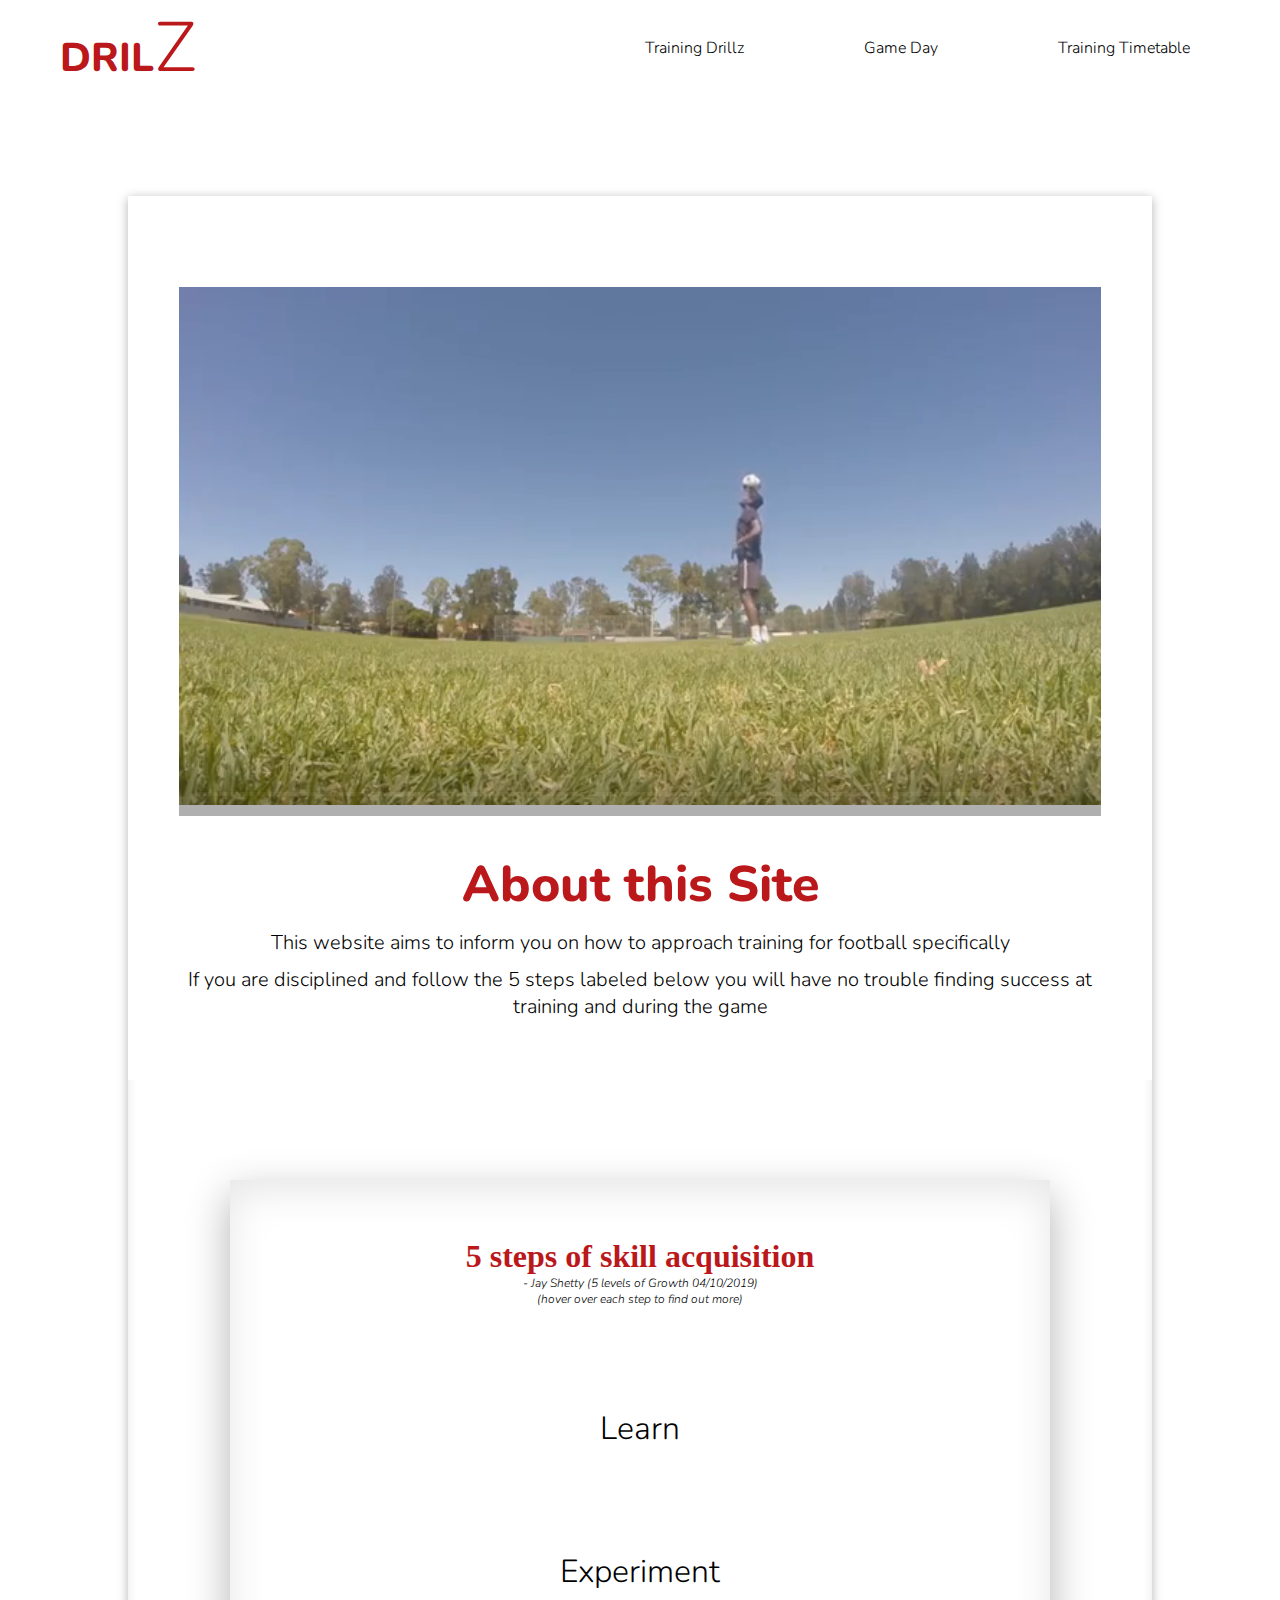
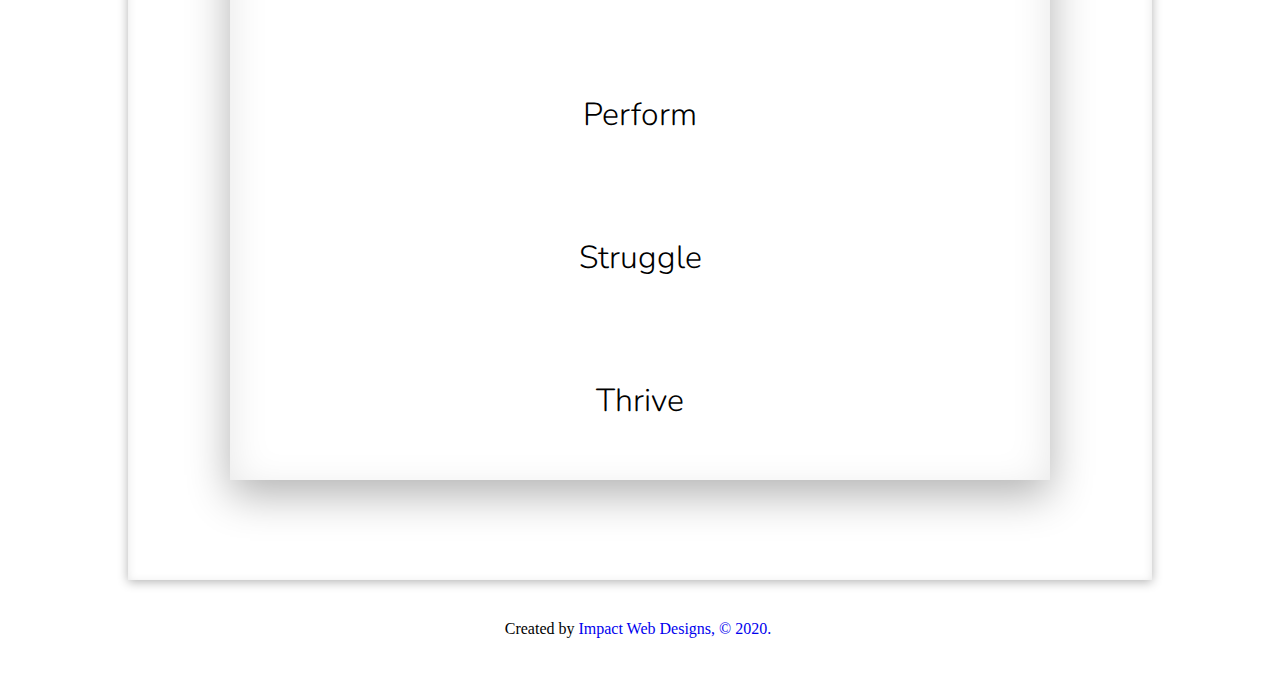
<file: index.html>
<!DOCTYPE html>
<html lang="en">
<head>
    <meta charset="UTF-8">
    <meta name="viewport" content="width=device-width, initial-scale=1.0">
    <title>Document</title>
    <link rel="stylesheet" href="style.css">
    <link href="https://fonts.googleapis.com/css2?family=Nunito:wght@300;800&display=swap" rel="stylesheet">
    
</head>
<body>
    <div class="header-wrapper">
        <div class="header">
            <div class="logo">
                <h1>DRIL <span>Z</span></h1>
                </div>
        </div>
        <div class="nav">
            <ul>
                <li><a href="training.html">Training Drillz</a></li>
                <li><a href="game-day.html">Game Day</a></li>
                <li><a href="timetable.html">Training Timetable</a></li>
            </ul>
        </div>
    </div>

<div class="main-wrapper">
    <div class="about-wrapper">
        <div>
            <video src="Videos/videoplayback.mp4" loop="true" autoplay="autoplay" controls muted width="800px" height="500px"></video>
            <h1>About this Site</h1>
            <p>This website aims to inform you on how to approach training for football specifically</p>
            <p>If you are disciplined and follow the 5 steps labeled below you will have no trouble finding success at training and during the game</p>
        </div>
    </div>
    <!-- <div class="video-background">
        <div class="video-background">
            <iframe  src="https://www.youtube.com/embed/QXoNoKQE8Tg?autoplay=1&mute=1&enablejsapi=1&rel=0&modestbranding=1&controls=0" frameborder="0" allow="autoplay;" allowfullscreen></iframe>
        </div>
      </div> -->

        <div class="main">
            <div class="skill-aq">
                <h1>5 steps of skill acquisition</h1>
                <p>- Jay Shetty (5 levels of Growth 04/10/2019)</p>
                <p>(hover over each step to find out more)</p>
            </div>
            <div  id="learn"  onmouseover="learn()" onmouseout="learnOut()" class="expand-1">
                <h1 class="step learn">Learn</h1>
            </div>

            <script>
                function learn(){
                    const para = document.createElement("P");
                    para.setAttribute("id", "para")
                    para.innerHTML = "The Learning stage is where all new knowledge is introduced about a skill. It is important not to overload the brain with too much information."
                    document.getElementById("learn").appendChild(para)
                    
                }
        
                function learnOut(){
                    const getrid = document.getElementById("para")
                    getrid.remove();
                }
        
          
            </script>

            <div id="experiment" class="expand-2" onmouseover="experiment()" onmouseout="experimentOut()">  
                <h1 class="step  Experiment">Experiment</h1>
            </div>

            <script>
                function experiment() {
                    const para = document.createElement("P");
                    para.setAttribute("id", "para");
                    para.innerHTML= "Here you use the information from the learning stage to trial the skill. There will be numerous failed attempts until you become comfortable processing the learnt information into practice"
                    document.getElementById("experiment").appendChild(para);
                    //para.setAttribute("onmouseover", "experiment()");
            }
    
                function experimentOut(){
                    const getrid = document.getElementById("para")
                    getrid.remove();
            }
        </script>

            <div id="perform" class="expand-1" onmouseover="perform()" onmouseout="performOut()">
                <h1 class="step Perform">Perform</h1>
            </div>

            <script>

                function perform(){
                    const para = document.createElement("P");
                    para.setAttribute("id", "para");
                    para.setAttribute("onmousedown", "perform()");
                    para.innerHTML = "Here you use both what you have learnt from the experiment stage and implement it into the in-game situation";
                    document.getElementById("perform").appendChild(para)
                }

                function performOut() {
                    const getrid = document.getElementById("para");
                    getrid.remove();
                }

            </script>

            <div id="struggle" class="expand-2" onmouseover="struggle()" onmouseout="struggleOut()">
                <h1 class="step Struggle">Struggle</h1>
            </div>

            <script>
                function struggle() {
                    const para = document.createElement("P");
                    para.setAttribute("id", "para");
                    para.innerHTML = "This stage may vary depending on the skill and each Individual. Here you will most likely experience success in training where you will complete the skill numerous times. However there will be times where you will fail in applying this skill to various in-game situations. You will need to refine and continuously repeat the skill in training and mimic in game situations."
                    document.getElementById("struggle").appendChild(para)
                }

                function struggleOut() {
                    const getrid = document.getElementById("para");
                    getrid.remove();
                }

            </script>

            <div id="thrive" id="" class="expand-1" onmouseover="thrive()" onmouseout="thriveOut()">
                <h1 class="step Thrive">Thrive</h1>
            </div>

            <script>
                function thrive() {
                    const para = document.createElement("P");
                    para.setAttribute("id", "para");
                    para.innerHTML = "With enough practice and sufficient exposure of the skill during in-game situations, you will successfully complete the skill with minimal effort and minimal chance of failure. "
                    document.getElementById("thrive").appendChild(para)
                }

                function thriveOut() {
                    const getrid = document.getElementById("para");
                    getrid.remove();
                }

            </script>
        </div>
    </div>

    </div >
        <p class="copyRight">Created by <a href="https://www.iweb-dev.com/"> Impact Web Designs, &copy; 2020.</a> </p>
    </div>
</body>
</html>
</file>
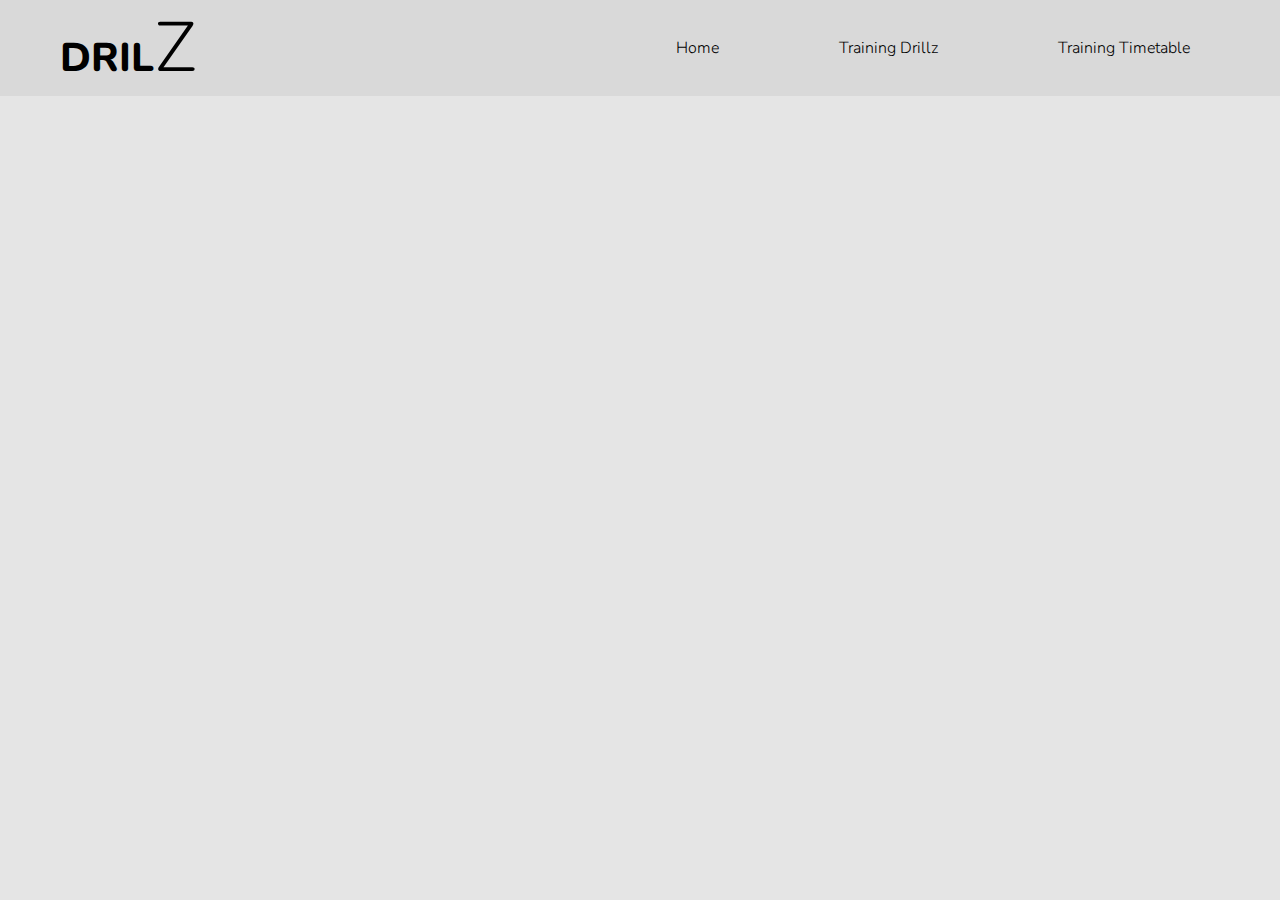
<file: game-day.html>
<!DOCTYPE html>
<html lang="en">
<head>
    <meta charset="UTF-8">
    <meta name="viewport" content="width=device-width, initial-scale=1.0">
    <title>Document</title>
    <link rel="stylesheet" href="game-day.css">
    <link href="https://fonts.googleapis.com/css2?family=Nunito:wght@300;800&display=swap" rel="stylesheet">
    
</head>
<body>
    <div class="header-wrapper">
        <div class="header">
            <div class="logo">
                <h1>DRIL <span>Z</span></h1>
                </div>
        </div>
        <div class="nav">
            <ul>
                <li><a href="index.html">Home</a></li>
                <li><a href="training.html">Training Drillz</a></li>
                <li><a href="timetable.html">Training Timetable</a></li>
                
            </ul>
        </div>
    </div>
</body>
</html>
</file>
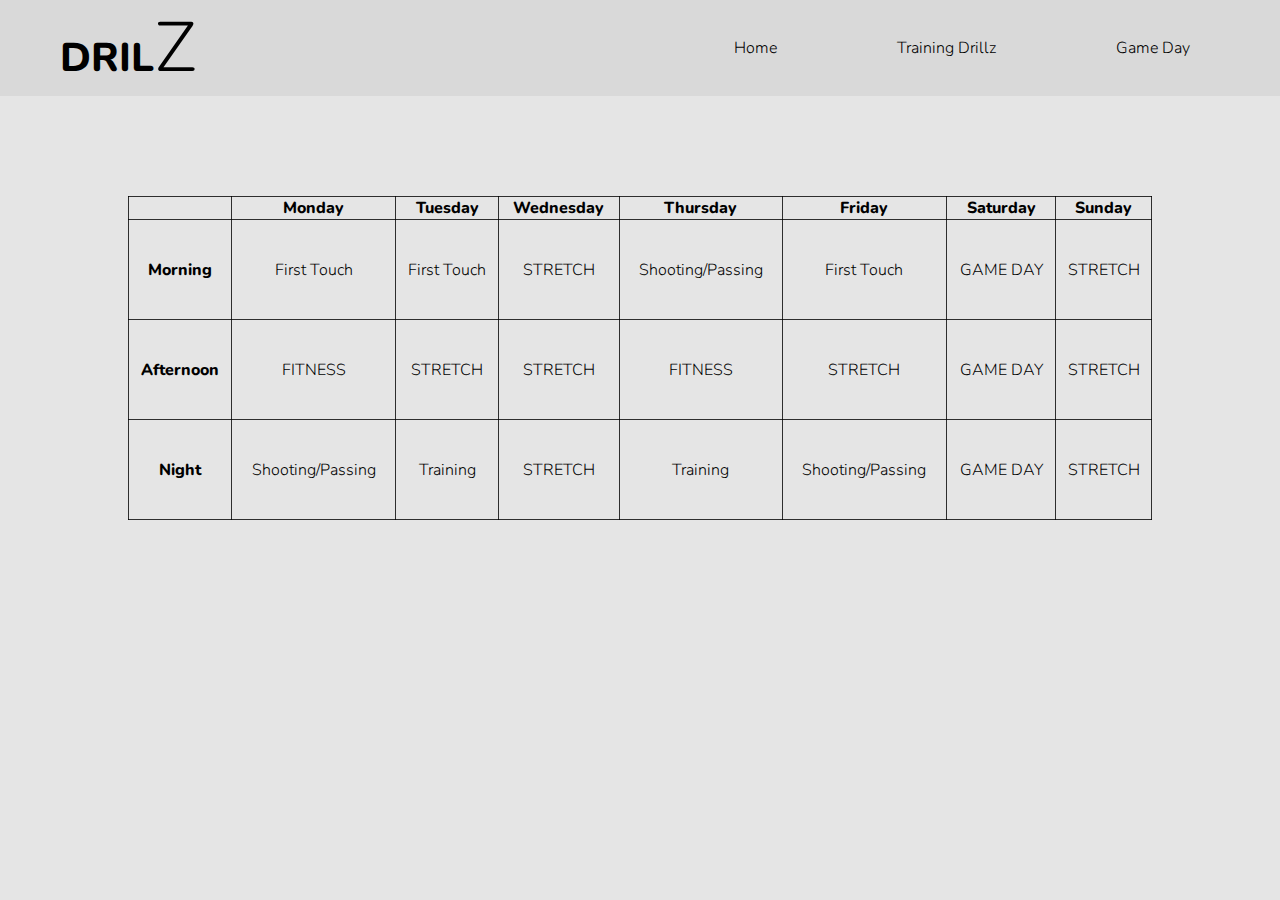
<file: timetable.html>
<!DOCTYPE html>
<html lang="en">
<head>
    <meta charset="UTF-8">
    <meta name="viewport" content="width=device-width, initial-scale=1.0">
    <title>Document</title>
    <link rel="stylesheet" href="timetable.css">
    <link href="https://fonts.googleapis.com/css2?family=Nunito:wght@300;800&display=swap" rel="stylesheet">
</head>
<body>
    <div class="header-wrapper">
        <div class="header">
            <div class="logo">
                <h1>DRIL <span>Z</span></h1>
                </div>
        </div>
        <div class="nav">
            <ul>
                <li><a href="index.html">Home</a></li>
                <li><a href="training.html">Training Drillz</a></li>
                <li><a href="game-day.html">Game Day</a></li>
                
            </ul>
        </div>
    </div>

    <div class="main-wrapper">

      <p></p>
       
<table>
    <tr>
      <th></th>
      <th>Monday</th>
      <th>Tuesday</th>
      <th>Wednesday</th>
      <th>Thursday</th>
      <th>Friday</th>
      <th>Saturday</th>
      <th>Sunday</th>
    </tr>

    <tr >
      <td class="time">Morning</td>
      <td>First Touch</td>
      <td>First Touch</td>
      <td>STRETCH</td>
      <td>Shooting/Passing</td>
      <td>First Touch</td>
      <td>GAME DAY</td>
      <td>STRETCH</td>
   
    </tr>
    <tr>
      <td class="time">Afternoon</td>
      <td>FITNESS</td>
      <td>STRETCH</td>
      <td>STRETCH</td>
      <td>FITNESS</td>
      <td>STRETCH</td>
      <td>GAME DAY</td>
      <td>STRETCH</td>
    </tr>
    <tr>
      <td class="time">Night</td>
      <td>Shooting/Passing</td>
      <td>Training</td>
      <td>STRETCH</td>
      <td>Training</td>
      <td>Shooting/Passing</td>
      <td>GAME DAY</td>
      <td>STRETCH</td>
    </tr>
  </table>
    </div>
</body>
</html>
</file>
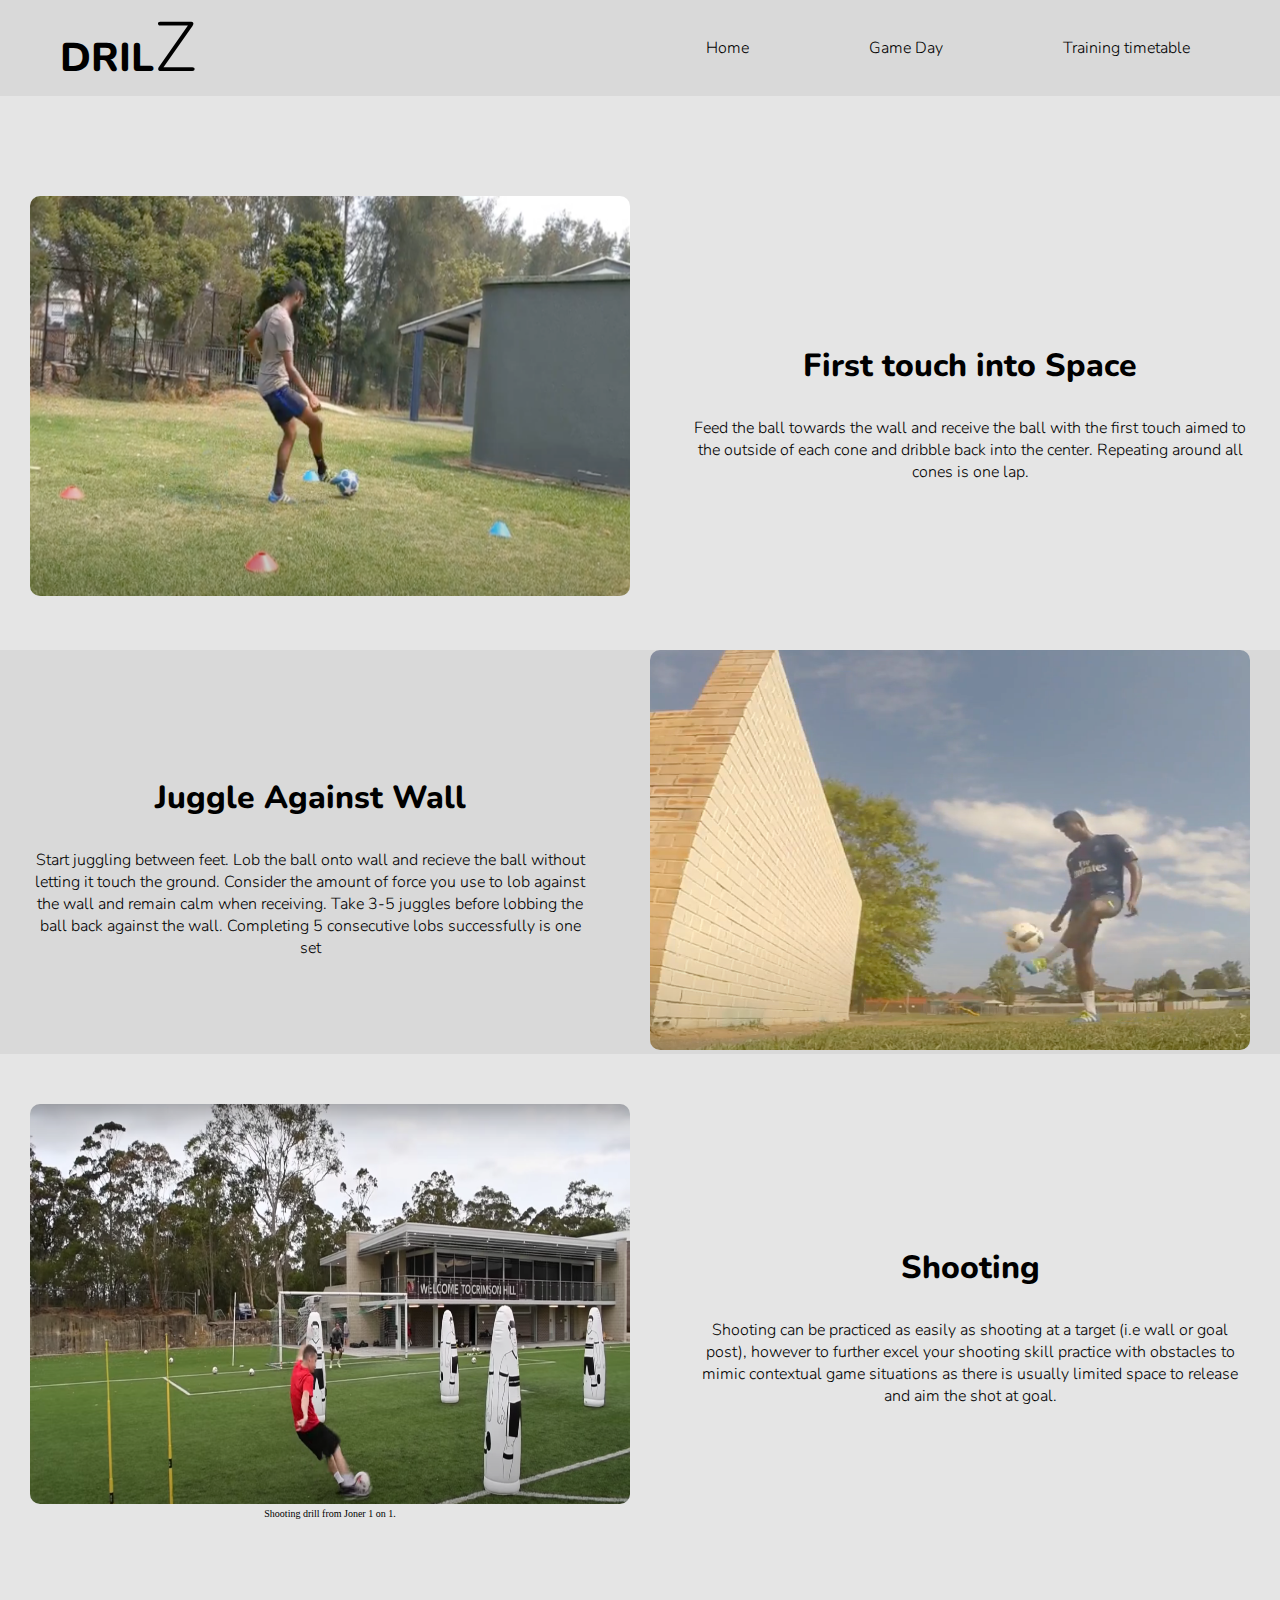
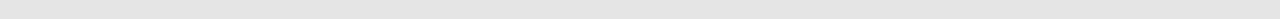
<file: training.html>
<!DOCTYPE html>
<html lang="en">
<head>
    <meta charset="UTF-8">
    <meta name="viewport" content="width=device-width, initial-scale=1.0">
    <title>Document</title>
    <link rel="stylesheet" href="training.css">
    <link href="https://fonts.googleapis.com/css2?family=Nunito:wght@300;800&display=swap" rel="stylesheet">
</head>
<body>
    <div class="header-wrapper">
        <div class="header">
            <div class="logo">
                <h1>DRIL <span>Z</span></h1>
                </div>
        </div>
        <div class="nav">
            <ul>
                <li><a href="index.html">Home</a></li>
                <li><a href="game-day.html">Game Day</a></li>
                <li><a href="timetable.html">Training timetable</a></li>
            </ul>
        </div>
    </div>

    <div class="main-wrapper">
        <div class="first-touch-training">
            <div class="drill drill-1">
                <div class="img-flex">
                    <img src="Images/First touch into Space.png" alt="First touch into Space">
                </div>
                <div class="info-flex">
                    <h1>First touch into Space</h1>
                    <p>Feed the ball towards the wall and receive the ball with the first touch aimed to the outside of each cone and dribble back into the center. Repeating around all cones is one lap.</p>
                </div>
            </div>
            <div class="drill drill-2">
                <div class="info-flex">
                    <h1>Juggle Against Wall</h1>
                    <p>Start juggling between feet. Lob the ball onto wall and recieve the ball without letting it touch the ground. Consider the amount of force you use to lob against the wall and remain calm when receiving. Take 3-5 juggles before lobbing the ball back against the wall. Completing 5 consecutive lobs successfully is one set</p>
                </div>
                <div class="img-flex">
                    <img src="Images/juggle-against-wall.png" alt="First touch while juggling" >
                </div>
            </div>
            <div class="drill drill-1">
                <div class="img-flex">
                    <img src="Images/Shooting.png" alt="Shooting">
                    <p>Shooting drill from Joner 1 on 1.</p>
                </div>
                <div class="info-flex">
                    <h1>Shooting</h1>
                    <p>Shooting can be practiced as easily as shooting at a target (i.e wall or goal post), however to further excel your shooting skill practice with obstacles to mimic contextual game situations as there is usually limited space to release and aim the shot at goal.  </p>
                </div>
            </div>
        </div>
    </div>
</body>
</html>
</file>
<file: style.css>
* {
	padding: 0;
	margin: 0;
	box-sizing: border-box;
}

body {
	background-color: #ffff;
}

.header-wrapper {
	display: flex;
	justify-content: space-between;
	text-align: center;
	align-items: center;
	background-color: #ffff;
	padding: 0 0 100px 0;
}

/* 
iframe {
	width: 1280px;
	height: 720px;
} */

.logo {
	margin: 0 30px;
	width: 100%;
}

.logo h1 {
	font-size: 40px;
	font-weight: 800;
	font-family: 'Nunito', sans-serif;
	font-weight: 800;
	width: 100%;
	color: #ba181b;
}

.logo span {
	font-weight: 100;
	font-size: 70px;
	margin-left: -10px;
	font-family: 'Nunito', sans-serif;
	font-weight: 300;
}

.nav ul {
	display: flex;
	justify-content: center;
	align-items: center;
	margin: 0 30px;
	text-align: center;
}

.nav li {
	list-style: none;
	margin: 0 30px;
}

.header-wrapper a {
	color: black;
	text-decoration: none;
	padding: 37px 30px;
	transition: all 0.25s ease-in-out;
	background: transparent;
	font-family: 'Nunito', sans-serif;
	font-weight: 300;
}

a:visited {
	color: black;
	text-decoration: none;
}

.header-wrapper a:hover {
	background: #ba181b;
	color: white;
}

.main-wrapper {
	display: flex;
	flex-direction: column;
	justify-content: center;
	align-items: center;
	background-color: transparent;
	box-shadow: 0 2px 10px rgba(0, 0, 0, 0.3), 0 2px 10px rgba(0, 0, 0, 0.1) inset;
	width: 80%;
	margin: 0 auto;
}

video {
	outline: none;
	width: 90%;

	padding: 30px 0;
	height: 600px;
}

.about-wrapper {
	display: flex;
	flex-direction: column;
	justify-content: flex-start;
	align-items: center;
	text-align: center;
	background-color: #ffff;

	padding: 50px 0;

	margin-bottom: 100px;
}

.about-wrapper p {
	margin: 10px 0;
	font-size: 20px;
	font-family: 'Nunito', sans-serif;
	font-weight: 300;
	padding: 0 30px;
}

.about-wrapper h1 {
	font-size: 50px;
	font-family: 'Nunito', sans-serif;
	font-weight: 800;
	color: #ba181b;
}

.main {
	display: flex;
	justify-content: center;
	flex-direction: column;
	min-height: 100vh;
	align-items: center;
	width: 80%;
	box-shadow: 0 15px 40px rgba(0, 0, 0, 0.3), 0 10px 40px rgba(0, 0, 0, 0.1) inset;
	margin-bottom: 100px;
}

.skill-aq {
	display: flex;
	justify-content: center;
	align-items: center;
	flex-direction: column;
	width: 80%;
}

.skill-aq p {
	font-size: 12px;
	font-style: italic;
	font-family: 'Nunito', sans-serif;
	font-weight: 300;
}

.skill-aq h1 {
	color: #ba181b;
}

.main div {
	padding: 50px 0;
	width: 100%;
	transition: all 0.4s;
}

.step {
	font-weight: 100;
	font-family: 'Nunito', sans-serif;
	font-weight: 300;
}

/* .learn:hover {
	padding: 30px 900px 30px 0;
	background: black;
	color: white;
	width: 100%;
}

.Experiment:hover {
	padding: 30px 0 30px 900px;
	background: black;
	color: white;
}

.Perform:hover {
	padding: 30px 900px 30px 0;
	background: black;
	color: white;
}

.Struggle:hover {
	padding: 30px 0 30px 900px;
	background: black;
	color: white;
}

.Thrive:hover {
	padding: 30px 900px 30px 0;
	background: black;
	color: white;
} */

.expand-1 {
	display: flex;
	justify-content: center;
	flex-direction: column;
	align-items: center;
}

.expand-2 {
	display: flex;
	justify-content: center;
	align-items: center;
	flex-direction: column;
}

.expand-1:hover {
	color: white;
	background-color: #ba181b;
	color: white;
}

.expand-2:hover {
	color: white;
	background-color: #ba181b;
	color: white;
}

#para {
	color: white;
	text-align: center;
	margin: 27px 0;
	font-size: 16px;
	padding: 0 10px;
	font-family: 'Nunito', sans-serif;
	font-weight: 300;
}

@media (max-width: 930px) {
	.header-wrapper {
		flex-direction: column;
		align-items: center;
		justify-content: center;
		height: 200px;
	}

	.header-wrapper a {
		padding: 15px 30px;
	}
}

@media (max-width: 728px) {
	.header-wrapper li {
		margin: 0 5px;
	}

	.nav ul {
		margin: 0 10px;
	}
	.about-wrapper p {
		font-size: 16px;
	}
}

@media (max-width: 532px) {
	.header-wrapper li {
		margin: 0;
	}

	.nav ul {
		margin: 0 5px;
	}
	.about-wrapper p {
		font-size: 16px;
	}
}

.copyRight {
	display: flex;
	justify-content: center;
	align-items: center;
	width: 100%;
	padding: 40px 0;
}

.copyRight a {
	margin: 0 4px;
	text-decoration: none;
}
</file>
<file: game-day.css>
* {
	padding: 0;
	margin: 0;
	box-sizing: border-box;
}

body {
	background-color: rgba(0, 0, 0, 0.1);
}

.header-wrapper {
	display: flex;
	justify-content: space-between;
	text-align: center;
	align-items: center;
	background-color: rgba(0, 0, 0, 0.05);
}

/* 
iframe {
	width: 1280px;
	height: 720px;
} */

.logo {
	margin: 0 30px;
	width: 100%;
}

.logo h1 {
	font-size: 40px;
	font-weight: 800;
	font-family: 'Nunito', sans-serif;
	font-weight: 800;
	width: 100%;
}

.logo span {
	font-weight: 100;
	font-size: 70px;
	margin-left: -10px;
	font-family: 'Nunito', sans-serif;
	font-weight: 300;
}

.nav ul {
	display: flex;
	justify-content: center;
	align-items: center;
	margin: 0 30px;
	text-align: center;
}

.nav li {
	list-style: none;
	margin: 0 30px;
}

.header-wrapper a {
	color: black;
	text-decoration: none;
	padding: 37px 30px;
	transition: all 0.25s ease-in-out;
	background: transparent;
	font-family: 'Nunito', sans-serif;
	font-weight: 300;
}

a:visited {
	color: black;
	text-decoration: none;
}

.header-wrapper a:hover {
	background: black;
	color: white;
}
</file>
<file: timetable.css>
* {
	padding: 0;
	margin: 0;
	box-sizing: border-box;
}

body {
	background-color: rgba(0, 0, 0, 0.1);
}

.header-wrapper {
	display: flex;
	justify-content: space-between;
	text-align: center;
	align-items: center;
	background-color: rgba(0, 0, 0, 0.05);
}

/* 
iframe {
	width: 1280px;
	height: 720px;
} */

.logo {
	margin: 0 30px;
	width: 100%;
}

.logo h1 {
	font-size: 40px;
	font-weight: 800;
	font-family: 'Nunito', sans-serif;
	font-weight: 800;
	width: 100%;
}

.logo span {
	font-weight: 100;
	font-size: 70px;
	margin-left: -10px;
	font-family: 'Nunito', sans-serif;
	font-weight: 300;
}

.nav ul {
	display: flex;
	justify-content: center;
	align-items: center;
	margin: 0 30px;
	text-align: center;
}

.nav li {
	list-style: none;
	margin: 0 30px;
}

.header-wrapper a {
	color: black;
	text-decoration: none;
	padding: 37px 30px;
	transition: all 0.25s ease-in-out;
	background: transparent;
	font-family: 'Nunito', sans-serif;
	font-weight: 300;
}

a:visited {
	color: black;
	text-decoration: none;
}

.header-wrapper a:hover {
	background: black;
	color: white;
}

.main-wrapper {
	margin: 100px 0;
}

table {
	width: 80%;
	text-align: center;
	border-collapse: collapse;
	margin: 0 auto;
}

th {
	border-bottom: none;
}

table,
th,
td {
	border: 1px solid rgba(0, 0, 0, 0.801);
}

.time {
	font-family: 'Nunito', sans-serif;
	font-weight: 800;
}

tr td {
	font-family: 'Nunito', sans-serif;
	font-weight: 300;
	height: 100px;
}

th {
	font-family: 'Nunito', sans-serif;
	font-weight: 800;
}

@media (max-width: 1100px) {
	table {
		width: 95%;
		font-size: 13px;
	}
}

@media (max-width: 930px) {
	.header-wrapper {
		flex-direction: column;
		align-items: center;
		justify-content: center;
		height: 150px;
	}

	table {
		width: 95%;
		font-size: 10px;
	}

	.header-wrapper a {
		padding: 15px 30px;
	}
}

@media (max-width: 728px) {
	.header-wrapper li {
		margin: 0 5px;
	}

	.nav ul {
		margin: 0 10px;
	}
	.about-wrapper p {
		font-size: 16px;
	}
}

@media (max-width: 532px) {
	.header-wrapper li {
		margin: 0;
	}

	.nav ul {
		margin: 0 5px;
	}
	.about-wrapper p {
		font-size: 16px;
	}
}
</file>
<file: training.css>
* {
	padding: 0;
	margin: 0;
	box-sizing: border-box;
}

body {
	background-color: rgba(0, 0, 0, 0.1);
}

.header-wrapper {
	display: flex;
	justify-content: space-between;
	text-align: center;
	align-items: center;
	background-color: rgba(0, 0, 0, 0.05);
}

.logo {
	margin: 0 30px;
	width: 100%;
}

.logo h1 {
	font-size: 40px;
	font-weight: 800;
	font-family: 'Nunito', sans-serif;
	font-weight: 800;
	width: 100%;
}

.logo span {
	font-weight: 100;
	font-size: 70px;
	margin-left: -10px;
	font-family: 'Nunito', sans-serif;
	font-weight: 300;
}

.nav ul {
	display: flex;
	justify-content: center;
	align-items: center;
	margin: 0 30px;
	text-align: center;
}

.nav li {
	list-style: none;
	margin: 0 30px;
}

.header-wrapper a {
	color: black;
	text-decoration: none;
	padding: 37px 30px;
	transition: all 0.25s ease-in-out;
	background: transparent;
	font-family: 'Nunito', sans-serif;
	font-weight: 300;
}

a:visited {
	color: black;
	text-decoration: none;
}

.header-wrapper a:hover {
	background: black;
	color: white;
}

.main-wrapper {
	width: 80%;
	margin: 0 auto;
	padding: 100px 0;
}

.main-wrapper img {
	width: 600px;
	height: 400px;
	border-radius: 10px;
}

.drill {
	display: flex;
	justify-content: center;
	align-items: center;
}

.drill-2 {
	margin: 50px 0;
	background-color: rgba(0, 0, 0, 0.05);
}

.drill-1 div {
	margin: 0 30px;
	background-color: transparent;
}

.info-flex {
	display: flex;
	flex-direction: column;
	align-items: center;
	text-align: center;
	margin: 0 50px;
}

.img-flex p {
	font-size: 10px;
	text-align: center;
}

.info-flex h1 {
	margin: 30px 0;
	font-family: 'Nunito', sans-serif;
	font-weight: 800;
}

.info-flex p {
	font-family: 'Nunito', sans-serif;
	font-weight: 300;
}

@media (max-width: 1345px) {
	.main-wrapper {
		width: 100%;
		margin: 0 auto;
		padding: 100px 0;
	}
	.drill-2 div {
		margin: 0 30px;
		background-color: transparent;
	}
}

@media (max-width: 1068px) {
	.main-wrapper img {
		width: 400px;
		height: 300px;
	}
}

@media (max-width: 930px) {
	.drill div {
		margin: 0 10px;
	}
	.header-wrapper {
		flex-direction: column;
		align-items: center;
		justify-content: center;
		height: 150px;
	}

	.header-wrapper a {
		padding: 15px 30px;
	}
}

@media (max-width: 790px) {
	.main-wrapper img {
		width: 400px;
		height: 300px;
	}
}

@media (max-width: 859px) {
	.header-wrapper li {
		margin: 0 5px;
	}

	.nav ul {
		margin: 0 10px;
	}
}

@media (max-width: 690px) {
	.drill {
		flex-direction: column;
	}
	.main-wrapper img {
		margin: 20px 10px;
	}

	.drill-2 {
		flex-direction: column-reverse;
	}
}

@media (max-width: 532px) {
	.header-wrapper li {
		margin: 0;
	}

	.nav ul {
		margin: 0 5px;
	}
	.about-wrapper p {
		font-size: 16px;
	}
}
</file>
